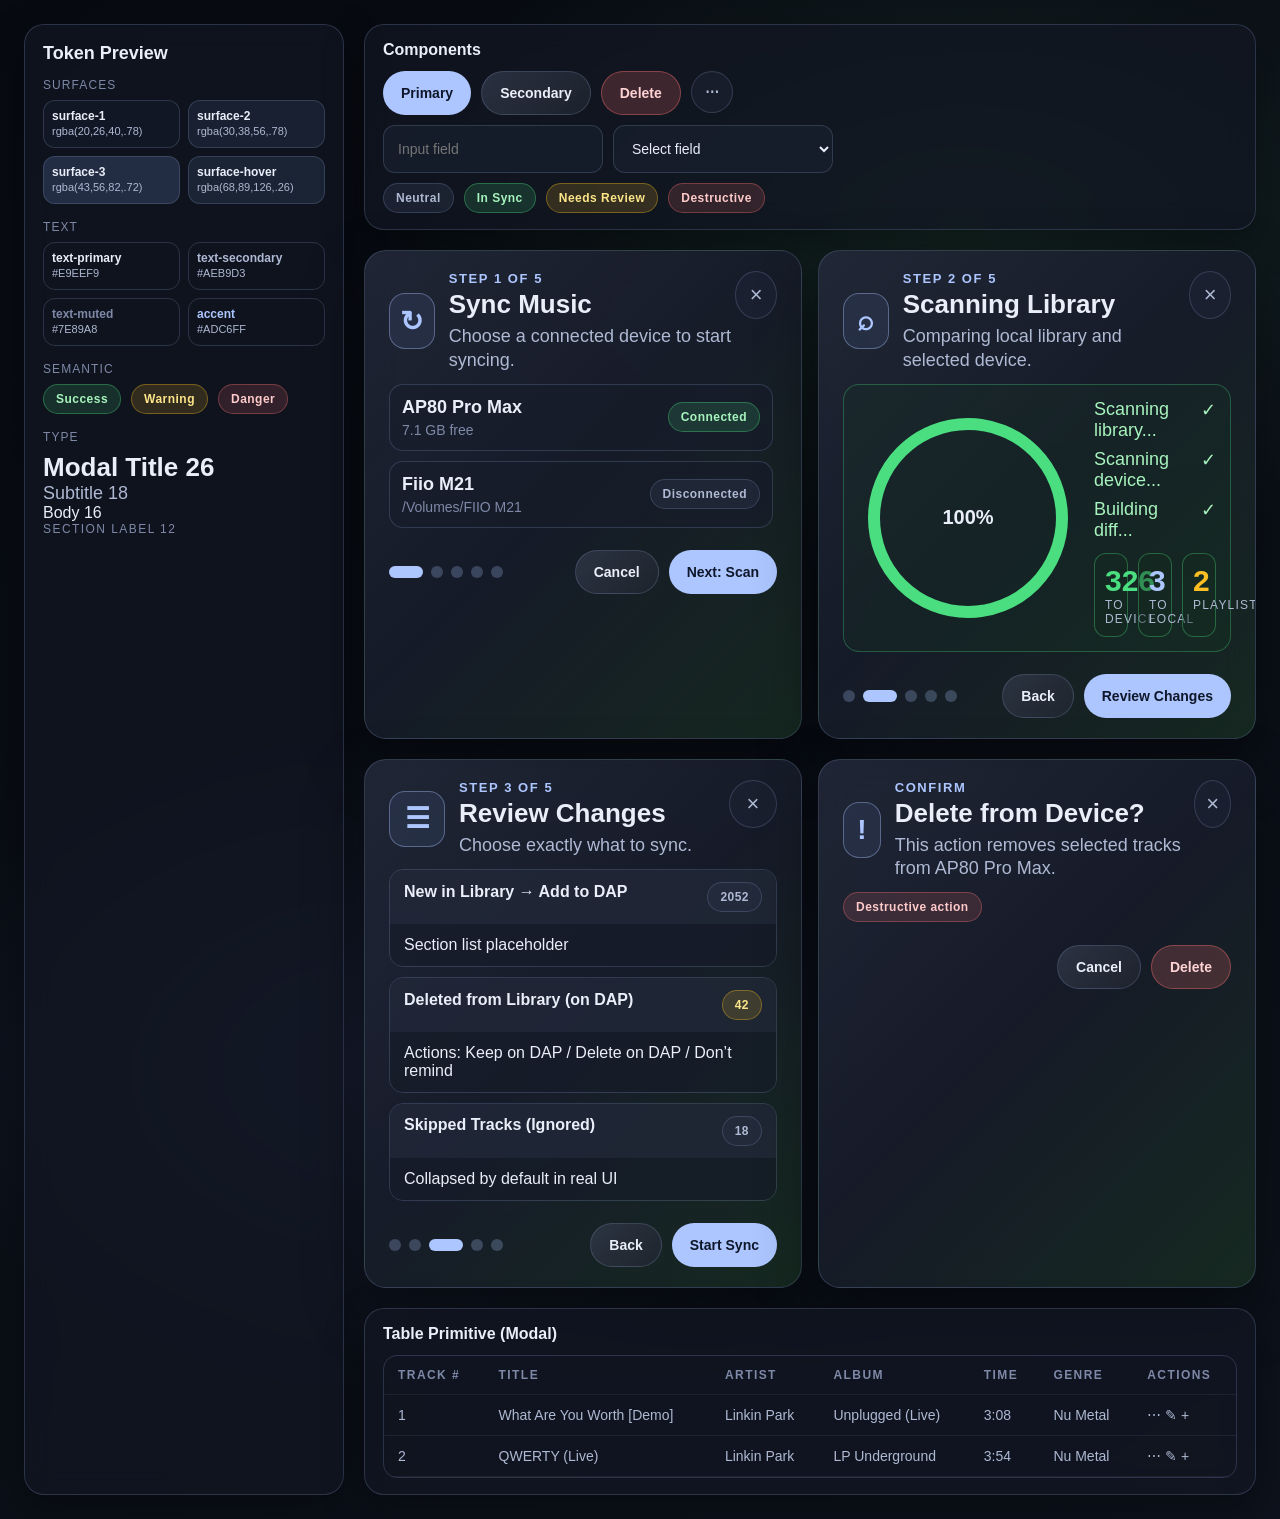
<file: docs/design-system/modal-stitch-mockup.html>
<!doctype html>
<html lang="en">
<head>
  <meta charset="UTF-8" />
  <meta name="viewport" content="width=device-width, initial-scale=1.0" />
  <title>TuneBridge Modal Design System Mockup</title>
  <style>
    :root{
      --tb-bg-0:#070A10;
      --tb-bg-1:#0D121C;
      --tb-surface-1:rgba(20,26,40,.78);
      --tb-surface-2:rgba(30,38,56,.78);
      --tb-surface-3:rgba(43,56,82,.72);
      --tb-surface-hover:rgba(68,89,126,.26);
      --tb-border-soft:rgba(173,198,255,.18);
      --tb-border-strong:rgba(173,198,255,.38);

      --tb-text-primary:#E9EEF9;
      --tb-text-secondary:#AEB9D3;
      --tb-text-muted:#7E89A8;
      --tb-text-inverse:#0F172A;

      --tb-accent:#ADC6FF;
      --tb-accent-strong:#8FB1FF;
      --tb-success:#4ADE80;
      --tb-warning:#FBBF24;
      --tb-danger:#F87171;

      --radius-sm:12px;
      --radius-md:14px;
      --radius-lg:16px;
      --radius-xl:22px;
      --radius-pill:999px;
    }

    *{box-sizing:border-box}
    body{
      margin:0;
      font-family: Inter, -apple-system, BlinkMacSystemFont, "SF Pro Text", "Segoe UI", sans-serif;
      color:var(--tb-text-primary);
      background:
        radial-gradient(1200px 700px at 75% 15%, rgba(50,110,75,.25), transparent 50%),
        radial-gradient(900px 600px at 30% 70%, rgba(60,70,120,.28), transparent 55%),
        linear-gradient(145deg,var(--tb-bg-0),var(--tb-bg-1));
      min-height:100vh;
      padding:24px;
    }

    .layout{
      max-width:1360px;
      margin:0 auto;
      display:grid;
      grid-template-columns:320px 1fr;
      gap:20px;
    }

    .panel{
      background:rgba(18,23,35,.72);
      border:1px solid var(--tb-border-soft);
      border-radius:20px;
      box-shadow:0 16px 40px rgba(0,0,0,.35);
      backdrop-filter:blur(14px);
      -webkit-backdrop-filter:blur(14px);
    }

    .tokens{padding:18px}
    .tokens h2{margin:0 0 14px;font-size:18px}
    .token-group{margin-bottom:16px}
    .token-label{font-size:12px;letter-spacing:.09em;text-transform:uppercase;color:var(--tb-text-muted);margin-bottom:8px}
    .swatches{display:grid;grid-template-columns:repeat(2,minmax(0,1fr));gap:8px}
    .swatch{
      border-radius:12px;
      border:1px solid var(--tb-border-soft);
      padding:8px;
      font-size:11px;
      color:var(--tb-text-secondary);
      min-height:48px;
    }
    .swatch b{display:block;color:var(--tb-text-primary);font-size:12px;margin-bottom:2px}

    .content{display:flex;flex-direction:column;gap:20px}
    .section{padding:16px 18px}
    .section h3{margin:0 0 12px;font-size:16px}
    .component-row{display:flex;flex-wrap:wrap;gap:10px}

    .tb-btn{
      border:none;
      border-radius:var(--radius-pill);
      height:44px;
      padding:0 18px;
      font-weight:700;
      font-size:14px;
      cursor:pointer;
    }
    .tb-btn-primary{background:var(--tb-accent);color:var(--tb-text-inverse)}
    .tb-btn-secondary{
      background:linear-gradient(135deg,rgba(50,58,74,.78),rgba(33,38,49,.74));
      color:var(--tb-text-primary);
      border:1px solid var(--tb-border-soft);
    }
    .tb-btn-danger{background:rgba(248,113,113,.2);color:#ffd3d3;border:1px solid rgba(248,113,113,.4)}
    .tb-btn-ghost{
      width:42px;height:42px;padding:0;border-radius:50%;
      background:rgba(31,38,54,.55);color:var(--tb-text-secondary);
      border:1px solid var(--tb-border-soft)
    }

    .tb-input,.tb-select{
      height:48px; border-radius:12px; border:1px solid var(--tb-border-soft);
      background:rgba(25,32,46,.72); color:var(--tb-text-primary);
      padding:0 14px; font-size:14px; min-width:220px;
    }

    .tb-chip{
      display:inline-flex;align-items:center;gap:6px;
      height:30px;padding:0 12px;border-radius:999px;
      font-size:12px;font-weight:700;letter-spacing:.04em;
      border:1px solid var(--tb-border-soft);
      color:var(--tb-text-secondary); background:rgba(40,49,69,.5);
    }
    .tb-chip.success{color:#a7f3bd;background:rgba(74,222,128,.15);border-color:rgba(74,222,128,.35)}
    .tb-chip.warn{color:#fde68a;background:rgba(251,191,36,.15);border-color:rgba(251,191,36,.35)}
    .tb-chip.danger{color:#fecaca;background:rgba(248,113,113,.15);border-color:rgba(248,113,113,.35)}

    .gallery{
      display:grid;
      grid-template-columns:repeat(2,minmax(0,1fr));
      gap:16px;
    }

    .tb-modal{
      position:relative;
      border-radius:var(--radius-xl);
      border:1px solid var(--tb-border-soft);
      background:linear-gradient(135deg,rgba(34,40,56,.92) 0%,rgba(23,28,42,.90) 48%,rgba(24,45,34,.86) 100%);
      box-shadow:0 24px 60px rgba(0,0,0,.45);
      backdrop-filter:blur(18px);
      -webkit-backdrop-filter:blur(18px);
      overflow:hidden;
    }

    .tb-modal.sm{max-width:560px}
    .tb-modal.md{max-width:760px}
    .tb-modal.lg{max-width:920px}
    .tb-modal.xl{max-width:1080px}

    .tb-modal-header{
      display:flex;justify-content:space-between;align-items:flex-start;
      padding:20px 24px 12px;
    }

    .tb-modal-head-left{display:flex;gap:14px;align-items:center}
    .tb-icon-tile{
      width:56px;height:56px;border-radius:16px;
      border:1px solid var(--tb-border-strong);
      background:rgba(60,76,112,.3);
      display:grid;place-items:center;
      color:var(--tb-accent);font-size:28px;font-weight:700;
    }

    .tb-step{
      font-size:13px;font-weight:700;letter-spacing:.12em;
      text-transform:uppercase;color:var(--tb-accent);
      margin:0 0 4px;
    }
    .tb-title{font-size:26px;line-height:1.12;font-weight:800;margin:0 0 6px}
    .tb-subtitle{font-size:18px;line-height:1.3;color:var(--tb-text-secondary);margin:0}

    .tb-close{
      width:48px;height:48px;border-radius:50%;border:1px solid var(--tb-border-soft);
      background:rgba(31,38,54,.55);color:var(--tb-text-secondary);
      display:grid;place-items:center;font-size:22px;
    }

    .tb-modal-body{padding:0 24px 10px}
    .tb-modal-footer{
      padding:12px 24px 20px;display:flex;align-items:center;justify-content:space-between;gap:12px;
    }

    .tb-step-rail{display:flex;gap:8px;align-items:center}
    .tb-dot{
      width:12px;height:12px;border-radius:999px;background:rgba(173,198,255,.25)
    }
    .tb-dot.active{
      width:34px;border-radius:999px;background:var(--tb-accent)
    }

    .tb-actions{display:flex;gap:10px}

    .tb-list{
      display:flex;flex-direction:column;gap:10px;
      max-height:240px;overflow:auto;padding-right:4px;
    }
    .tb-row{
      border:1px solid var(--tb-border-soft);
      background:rgba(24,30,42,.62);
      border-radius:14px;padding:12px;
      display:flex;justify-content:space-between;align-items:center;gap:12px;
    }
    .tb-row .meta{display:flex;flex-direction:column;gap:4px}
    .tb-row .title{font-size:18px;font-weight:700}
    .tb-row .sub{font-size:14px;color:var(--tb-text-muted)}

    .tb-progress-panel{
      border:1px solid rgba(74,222,128,.3);
      background:rgba(25,54,37,.3);
      border-radius:16px;padding:14px;
    }
    .tb-scan-grid{
      display:grid;grid-template-columns:220px 1fr;gap:16px;align-items:center;
    }
    .ring{
      width:200px;height:200px;border-radius:50%;
      border:12px solid var(--tb-success);
      display:grid;place-items:center;margin:auto;
      color:var(--tb-text-primary);font-weight:800;font-size:20px;
    }
    .scan-lines{display:flex;flex-direction:column;gap:8px}
    .scan-line{display:flex;justify-content:space-between;color:#a7f3bd;font-size:18px}
    .stats{
      margin-top:12px;display:grid;grid-template-columns:repeat(3,minmax(0,1fr));gap:10px;
    }
    .stat{
      border:1px solid rgba(74,222,128,.35);
      border-radius:12px;padding:10px;background:rgba(22,46,32,.45);
    }
    .stat .n{font-size:30px;font-weight:800}
    .stat .l{font-size:12px;letter-spacing:.1em;text-transform:uppercase;color:var(--tb-text-secondary)}

    .tb-table{
      width:100%;border-collapse:collapse;min-width:780px
    }
    .tb-table-wrap{overflow:auto;border:1px solid var(--tb-border-soft);border-radius:14px}
    .tb-table th,.tb-table td{
      padding:12px 14px;text-align:left;white-space:nowrap;border-bottom:1px solid rgba(173,198,255,.08)
    }
    .tb-table th{font-size:12px;letter-spacing:.12em;text-transform:uppercase;color:var(--tb-text-muted)}
    .tb-table td{font-size:14px;color:var(--tb-text-secondary)}

    .tb-accordion{
      border:1px solid var(--tb-border-soft);border-radius:14px;overflow:hidden
    }
    .tb-acc-head{
      padding:12px 14px;background:rgba(34,40,56,.75);font-weight:700;display:flex;justify-content:space-between
    }
    .tb-acc-body{padding:12px 14px;background:rgba(22,28,40,.65)}

    @media (max-width:1200px){
      .layout{grid-template-columns:1fr}
      .gallery{grid-template-columns:1fr}
    }
  </style>
</head>
<body>
  <div class="layout">
    <aside class="panel tokens">
      <h2>Token Preview</h2>

      <div class="token-group">
        <div class="token-label">Surfaces</div>
        <div class="swatches">
          <div class="swatch" style="background:var(--tb-surface-1)"><b>surface-1</b>rgba(20,26,40,.78)</div>
          <div class="swatch" style="background:var(--tb-surface-2)"><b>surface-2</b>rgba(30,38,56,.78)</div>
          <div class="swatch" style="background:var(--tb-surface-3)"><b>surface-3</b>rgba(43,56,82,.72)</div>
          <div class="swatch" style="background:var(--tb-surface-hover)"><b>surface-hover</b>rgba(68,89,126,.26)</div>
        </div>
      </div>

      <div class="token-group">
        <div class="token-label">Text</div>
        <div class="swatches">
          <div class="swatch"><b style="color:var(--tb-text-primary)">text-primary</b>#E9EEF9</div>
          <div class="swatch"><b style="color:var(--tb-text-secondary)">text-secondary</b>#AEB9D3</div>
          <div class="swatch"><b style="color:var(--tb-text-muted)">text-muted</b>#7E89A8</div>
          <div class="swatch"><b style="color:var(--tb-accent)">accent</b>#ADC6FF</div>
        </div>
      </div>

      <div class="token-group">
        <div class="token-label">Semantic</div>
        <div class="component-row">
          <span class="tb-chip success">Success</span>
          <span class="tb-chip warn">Warning</span>
          <span class="tb-chip danger">Danger</span>
        </div>
      </div>

      <div class="token-group">
        <div class="token-label">Type</div>
        <div style="font-size:26px;font-weight:800">Modal Title 26</div>
        <div style="font-size:18px;color:var(--tb-text-secondary)">Subtitle 18</div>
        <div style="font-size:16px">Body 16</div>
        <div style="font-size:12px;letter-spacing:.12em;text-transform:uppercase;color:var(--tb-text-muted)">Section Label 12</div>
      </div>
    </aside>

    <main class="content">
      <section class="panel section">
        <h3>Components</h3>
        <div class="component-row" style="margin-bottom:10px">
          <button class="tb-btn tb-btn-primary">Primary</button>
          <button class="tb-btn tb-btn-secondary">Secondary</button>
          <button class="tb-btn tb-btn-danger">Delete</button>
          <button class="tb-btn tb-btn-ghost">⋯</button>
        </div>
        <div class="component-row" style="margin-bottom:10px">
          <input class="tb-input" placeholder="Input field" />
          <select class="tb-select"><option>Select field</option></select>
        </div>
        <div class="component-row">
          <span class="tb-chip">Neutral</span>
          <span class="tb-chip success">In Sync</span>
          <span class="tb-chip warn">Needs Review</span>
          <span class="tb-chip danger">Destructive</span>
        </div>
      </section>

      <section class="gallery">
        <article class="tb-modal md">
          <header class="tb-modal-header">
            <div class="tb-modal-head-left">
              <div class="tb-icon-tile">↻</div>
              <div>
                <p class="tb-step">Step 1 of 5</p>
                <h4 class="tb-title">Sync Music</h4>
                <p class="tb-subtitle">Choose a connected device to start syncing.</p>
              </div>
            </div>
            <button class="tb-close">×</button>
          </header>
          <div class="tb-modal-body">
            <div class="tb-list">
              <div class="tb-row"><div class="meta"><div class="title">AP80 Pro Max</div><div class="sub">7.1 GB free</div></div><span class="tb-chip success">Connected</span></div>
              <div class="tb-row"><div class="meta"><div class="title">Fiio M21</div><div class="sub">/Volumes/FIIO M21</div></div><span class="tb-chip">Disconnected</span></div>
            </div>
          </div>
          <footer class="tb-modal-footer">
            <div class="tb-step-rail"><span class="tb-dot active"></span><span class="tb-dot"></span><span class="tb-dot"></span><span class="tb-dot"></span><span class="tb-dot"></span></div>
            <div class="tb-actions">
              <button class="tb-btn tb-btn-secondary">Cancel</button>
              <button class="tb-btn tb-btn-primary">Next: Scan</button>
            </div>
          </footer>
        </article>

        <article class="tb-modal md">
          <header class="tb-modal-header">
            <div class="tb-modal-head-left">
              <div class="tb-icon-tile">⌕</div>
              <div>
                <p class="tb-step">Step 2 of 5</p>
                <h4 class="tb-title">Scanning Library</h4>
                <p class="tb-subtitle">Comparing local library and selected device.</p>
              </div>
            </div>
            <button class="tb-close">×</button>
          </header>
          <div class="tb-modal-body">
            <div class="tb-progress-panel">
              <div class="tb-scan-grid">
                <div class="ring">100%</div>
                <div>
                  <div class="scan-lines">
                    <div class="scan-line"><span>Scanning library...</span><span>✓</span></div>
                    <div class="scan-line"><span>Scanning device...</span><span>✓</span></div>
                    <div class="scan-line"><span>Building diff...</span><span>✓</span></div>
                  </div>
                  <div class="stats">
                    <div class="stat"><div class="n" style="color:var(--tb-success)">326</div><div class="l">To Device</div></div>
                    <div class="stat"><div class="n" style="color:var(--tb-accent)">3</div><div class="l">To Local</div></div>
                    <div class="stat"><div class="n" style="color:var(--tb-warning)">2</div><div class="l">Playlists</div></div>
                  </div>
                </div>
              </div>
            </div>
          </div>
          <footer class="tb-modal-footer">
            <div class="tb-step-rail"><span class="tb-dot"></span><span class="tb-dot active"></span><span class="tb-dot"></span><span class="tb-dot"></span><span class="tb-dot"></span></div>
            <div class="tb-actions">
              <button class="tb-btn tb-btn-secondary">Back</button>
              <button class="tb-btn tb-btn-primary">Review Changes</button>
            </div>
          </footer>
        </article>
      </section>

      <section class="gallery">
        <article class="tb-modal lg">
          <header class="tb-modal-header">
            <div class="tb-modal-head-left">
              <div class="tb-icon-tile">☰</div>
              <div>
                <p class="tb-step">Step 3 of 5</p>
                <h4 class="tb-title">Review Changes</h4>
                <p class="tb-subtitle">Choose exactly what to sync.</p>
              </div>
            </div>
            <button class="tb-close">×</button>
          </header>
          <div class="tb-modal-body">
            <div class="tb-accordion" style="margin-bottom:10px">
              <div class="tb-acc-head">New in Library → Add to DAP <span class="tb-chip">2052</span></div>
              <div class="tb-acc-body">Section list placeholder</div>
            </div>
            <div class="tb-accordion" style="margin-bottom:10px">
              <div class="tb-acc-head">Deleted from Library (on DAP) <span class="tb-chip warn">42</span></div>
              <div class="tb-acc-body">Actions: Keep on DAP / Delete on DAP / Don’t remind</div>
            </div>
            <div class="tb-accordion">
              <div class="tb-acc-head">Skipped Tracks (Ignored) <span class="tb-chip">18</span></div>
              <div class="tb-acc-body">Collapsed by default in real UI</div>
            </div>
          </div>
          <footer class="tb-modal-footer">
            <div class="tb-step-rail"><span class="tb-dot"></span><span class="tb-dot"></span><span class="tb-dot active"></span><span class="tb-dot"></span><span class="tb-dot"></span></div>
            <div class="tb-actions">
              <button class="tb-btn tb-btn-secondary">Back</button>
              <button class="tb-btn tb-btn-primary">Start Sync</button>
            </div>
          </footer>
        </article>

        <article class="tb-modal sm">
          <header class="tb-modal-header">
            <div class="tb-modal-head-left">
              <div class="tb-icon-tile">!</div>
              <div>
                <p class="tb-step">Confirm</p>
                <h4 class="tb-title">Delete from Device?</h4>
                <p class="tb-subtitle">This action removes selected tracks from AP80 Pro Max.</p>
              </div>
            </div>
            <button class="tb-close">×</button>
          </header>
          <div class="tb-modal-body">
            <div class="tb-chip danger">Destructive action</div>
          </div>
          <footer class="tb-modal-footer">
            <div></div>
            <div class="tb-actions">
              <button class="tb-btn tb-btn-secondary">Cancel</button>
              <button class="tb-btn tb-btn-danger">Delete</button>
            </div>
          </footer>
        </article>
      </section>

      <section class="panel section">
        <h3>Table Primitive (Modal)</h3>
        <div class="tb-table-wrap">
          <table class="tb-table">
            <thead>
              <tr>
                <th>Track #</th><th>Title</th><th>Artist</th><th>Album</th><th>Time</th><th>Genre</th><th>Actions</th>
              </tr>
            </thead>
            <tbody>
              <tr><td>1</td><td>What Are You Worth [Demo]</td><td>Linkin Park</td><td>Unplugged (Live)</td><td>3:08</td><td>Nu Metal</td><td>⋯ ✎ +</td></tr>
              <tr><td>2</td><td>QWERTY (Live)</td><td>Linkin Park</td><td>LP Underground</td><td>3:54</td><td>Nu Metal</td><td>⋯ ✎ +</td></tr>
            </tbody>
          </table>
        </div>
      </section>
    </main>
  </div>
</body>
</html>
</file>
